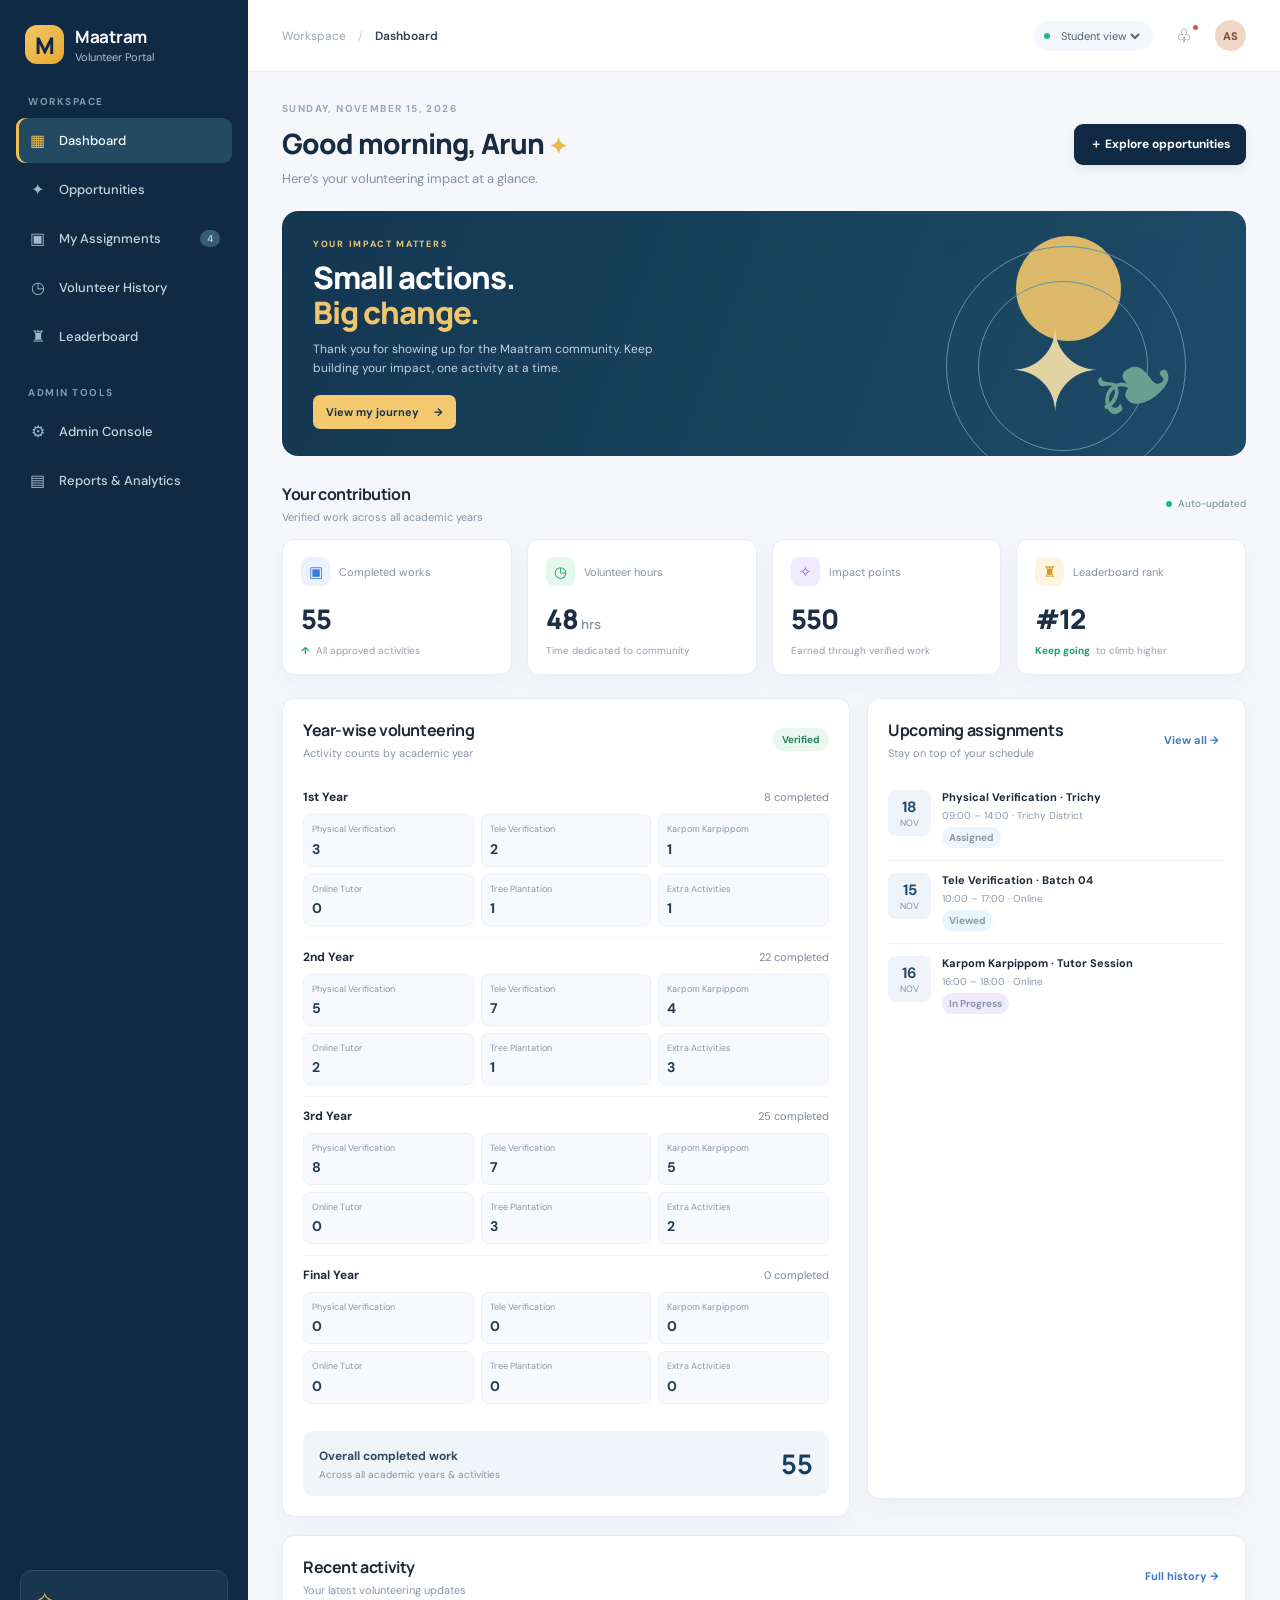
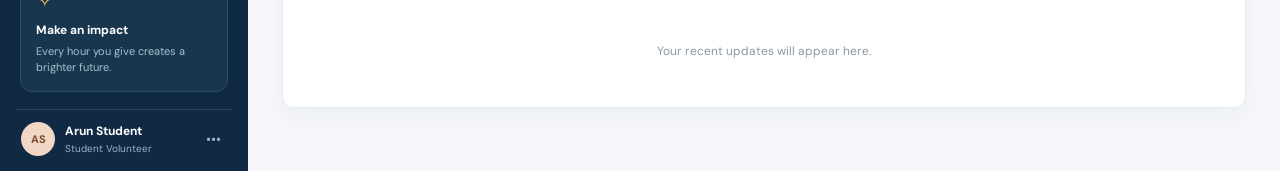
<file: index.html>
<!DOCTYPE html>
<html lang="en">
<head>
  <meta charset="UTF-8">
  <meta name="viewport" content="width=device-width, initial-scale=1.0">
  <meta name="theme-color" content="#102a43">
  <title>Maatram | Volunteer Portal</title>
  <link rel="stylesheet" href="style.css">
</head>
<body>
  <div class="app-shell">
    <aside class="sidebar" id="sidebar">
      <div class="brand">
        <div class="brand-mark">M</div>
        <div><strong>Maatram</strong><span>Volunteer Portal</span></div>
      </div>
      <div class="workspace-label">WORKSPACE</div>
      <nav class="nav">
        <button class="nav-item active" data-page="dashboard"><span class="nav-icon">▦</span> Dashboard</button>
        <button class="nav-item" data-page="opportunities"><span class="nav-icon">✦</span> Opportunities</button>
        <button class="nav-item" data-page="assignments"><span class="nav-icon">▣</span> My Assignments <span class="nav-count" id="assignmentNavCount">3</span></button>
        <button class="nav-item" data-page="history"><span class="nav-icon">◷</span> Volunteer History</button>
        <button class="nav-item" data-page="leaderboard"><span class="nav-icon">♜</span> Leaderboard</button>
      </nav>
      <div class="workspace-label admin-label">ADMIN TOOLS</div>
      <nav class="nav">
        <button class="nav-item" data-page="admin"><span class="nav-icon">⚙</span> Admin Console</button>
        <button class="nav-item" data-page="reports"><span class="nav-icon">▤</span> Reports & Analytics</button>
      </nav>
      <div class="sidebar-bottom">
        <div class="help-card"><div class="help-icon">✧</div><strong>Make an impact</strong><p>Every hour you give creates a brighter future.</p></div>
        <div class="user-mini"><div class="avatar">AS</div><div><strong>Arun Student</strong><span>Student Volunteer</span></div><button class="dots" aria-label="Profile menu">•••</button></div>
      </div>
    </aside>

    <main class="main-area">
      <header class="topbar">
        <button class="mobile-menu" id="mobileMenu" aria-label="Open menu">☰</button>
        <div class="breadcrumb">Workspace <span>/</span> <strong id="pageCrumb">Dashboard</strong></div>
        <div class="top-actions">
          <span class="role-pill"><span class="status-dot"></span><select id="roleSwitch" aria-label="Switch role"><option value="student">Student view</option><option value="admin">Admin view</option></select></span>
          <button class="icon-button" title="Notifications">♧<i></i></button>
          <div class="avatar top-avatar">AS</div>
        </div>
      </header>

      <section class="page active" id="page-dashboard">
        <div class="page-heading">
          <div><div class="eyebrow">SUNDAY, NOVEMBER 15, 2026</div><h1>Good morning, Arun <span>✦</span></h1><p>Here’s your volunteering impact at a glance.</p></div>
          <button class="primary-btn" data-goto="opportunities">＋ Explore opportunities</button>
        </div>
        <div class="hero-card">
          <div class="hero-content"><div class="hero-tag">YOUR IMPACT MATTERS</div><h2>Small actions.<br><em>Big change.</em></h2><p>Thank you for showing up for the Maatram community. Keep building your impact, one activity at a time.</p><button class="light-btn" data-goto="history">View my journey <span>→</span></button></div>
          <div class="hero-art"><div class="sun"></div><div class="art-circle c1"></div><div class="art-circle c2"></div><div class="art-person">✦</div><div class="art-leaf">❧</div></div>
        </div>
        <div class="section-head"><div><h2>Your contribution</h2><p>Verified work across all academic years</p></div><span class="live-label"><span class="status-dot"></span> Auto-updated</span></div>
        <div class="stats-grid">
          <article class="stat-card"><div class="stat-top"><span class="stat-icon blue">▣</span><span class="stat-label">Completed works</span></div><div class="stat-value" id="totalCompleted">26</div><div class="stat-foot"><span class="trend">↑</span> All approved activities</div></article>
          <article class="stat-card"><div class="stat-top"><span class="stat-icon green">◷</span><span class="stat-label">Volunteer hours</span></div><div class="stat-value" id="totalHours">48<span class="unit"> hrs</span></div><div class="stat-foot">Time dedicated to community</div></article>
          <article class="stat-card"><div class="stat-top"><span class="stat-icon purple">✧</span><span class="stat-label">Impact points</span></div><div class="stat-value" id="totalPoints">260</div><div class="stat-foot">Earned through verified work</div></article>
          <article class="stat-card"><div class="stat-top"><span class="stat-icon amber">♜</span><span class="stat-label">Leaderboard rank</span></div><div class="stat-value">#12</div><div class="stat-foot"><span class="trend">Keep going</span> to climb higher</div></article>
        </div>
        <div class="content-grid">
          <div class="panel year-panel"><div class="panel-head"><div><h3>Year-wise volunteering</h3><p>Activity counts by academic year</p></div><span class="chip">Verified</span></div><div id="yearSummary"></div><div class="overall-total"><div><span>Overall completed work</span><small>Across all academic years & activities</small></div><strong id="overallCount">26</strong></div></div>
          <div class="panel upcoming-panel"><div class="panel-head"><div><h3>Upcoming assignments</h3><p>Stay on top of your schedule</p></div><button class="text-btn" data-goto="assignments">View all →</button></div><div id="upcomingList"></div></div>
        </div>
        <div class="panel activity-panel"><div class="panel-head"><div><h3>Recent activity</h3><p>Your latest volunteering updates</p></div><button class="text-btn" data-goto="history">Full history →</button></div><div id="recentList"></div></div>
      </section>

      <section class="page" id="page-opportunities">
        <div class="page-heading"><div><div class="eyebrow">MAKE A DIFFERENCE</div><h1>Opportunities</h1><p>Explore volunteering activities and share your availability.</p></div></div>
        <div class="filter-row"><div class="search-box">⌕ <input id="opportunitySearch" placeholder="Search activities..."></div><select id="categoryFilter"><option value="all">All activities</option><option>Physical Verification</option><option>Tele Verification</option><option>Karpom Karpippom</option><option>Online Tutor</option><option>Tree Plantation</option><option>Extra Activities</option></select></div>
        <div class="opportunity-grid" id="opportunityGrid"></div>
      </section>

      <section class="page" id="page-assignments">
        <div class="page-heading"><div><div class="eyebrow">YOUR TASKS</div><h1>My assignments</h1><p>Review instructions, confirm you've viewed them, and submit your work before the deadline.</p></div></div>
        <div class="filter-row"><select id="assignmentFilter"><option value="all">All statuses</option><option>Assigned</option><option>Viewed</option><option>In Progress</option><option>Completed</option><option>Expired</option></select></div>
        <div class="assignment-list" id="assignmentList"></div>
      </section>

      <section class="page" id="page-history">
        <div class="page-heading"><div><div class="eyebrow">YOUR JOURNEY</div><h1>Volunteer history</h1><p>A complete record of your approved contribution, year by year.</p></div><button class="primary-btn" id="addExtraBtn">＋ Add extra activity</button></div>
        <div class="panel history-panel"><div class="panel-head"><div><h3>Academic year breakdown</h3><p>Approved completions only · counts update automatically</p></div></div><div id="historyYearList"></div><div class="overall-total history-total"><div><span>Overall completed work</span><small>Combined total from every academic year</small></div><strong id="historyOverall">26</strong></div></div>
        <div class="panel activity-panel"><div class="panel-head"><div><h3>Activity timeline</h3><p>All approved activities with date, college and academic year</p></div></div><div id="historyTimeline"></div></div>
      </section>

      <section class="page" id="page-leaderboard">
        <div class="page-heading"><div><div class="eyebrow">COMMUNITY RECOGNITION</div><h1>Leaderboard</h1><p>Celebrating volunteers making a difference.</p></div></div>
        <div class="panel leaderboard-panel"><div class="panel-head"><div><h3>Top volunteers</h3><p>Based on admin-approved work and impact points</p></div><span class="chip">This semester</span></div><div id="leaderboardList"></div></div>
      </section>

      <section class="page" id="page-admin">
        <div class="page-heading"><div><div class="eyebrow">ADMINISTRATOR</div><h1>Admin console</h1><p>Create activities, assign volunteers, manage deadlines and review submissions.</p></div><button class="primary-btn" id="createTaskBtn">＋ Create task</button></div>
        <div class="stats-grid admin-stats"><article class="stat-card"><div class="stat-top"><span class="stat-icon blue">♙</span><span class="stat-label">Total volunteers</span></div><div class="stat-value">1,248</div><div class="stat-foot">Registered community</div></article><article class="stat-card"><div class="stat-top"><span class="stat-icon green">▣</span><span class="stat-label">Active assignments</span></div><div class="stat-value" id="adminActive">3</div><div class="stat-foot">Currently assigned</div></article><article class="stat-card"><div class="stat-top"><span class="stat-icon amber">◷</span><span class="stat-label">Pending approvals</span></div><div class="stat-value" id="pendingApprovals">2</div><div class="stat-foot">Reports to review</div></article><article class="stat-card"><div class="stat-top"><span class="stat-icon purple">↻</span><span class="stat-label">Expired tasks</span></div><div class="stat-value" id="expiredCount">1</div><div class="stat-foot">Can be reopened by admin</div></article></div>
        <div class="panel"><div class="panel-head"><div><h3>Task management</h3><p>All activities, assignments and deadlines</p></div><div class="search-box">⌕ <input id="adminSearch" placeholder="Search tasks..."></div></div><div id="adminTaskTable" class="table-wrap"></div></div>
        <div class="panel review-panel"><div class="panel-head"><div><h3>Submission review</h3><p>Review student reports and approve completed work</p></div></div><div id="reviewList"></div></div>
      </section>

      <section class="page" id="page-reports">
        <div class="page-heading"><div><div class="eyebrow">INSIGHTS & ANALYTICS</div><h1>Reports & analytics</h1><p>Contribution overview across volunteer activities.</p></div><button class="secondary-btn" id="exportBtn">↓ Export CSV</button></div>
        <div class="stats-grid"><article class="stat-card"><div class="stat-top"><span class="stat-icon blue">▣</span><span class="stat-label">Completed works</span></div><div class="stat-value" id="reportTotal">26</div><div class="stat-foot">Verified contributions</div></article><article class="stat-card"><div class="stat-top"><span class="stat-icon green">◷</span><span class="stat-label">Total hours</span></div><div class="stat-value">48<span class="unit"> hrs</span></div><div class="stat-foot">Community service</div></article><article class="stat-card"><div class="stat-top"><span class="stat-icon purple">♙</span><span class="stat-label">Student volunteers</span></div><div class="stat-value">1,248</div><div class="stat-foot">Across districts</div></article><article class="stat-card"><div class="stat-top"><span class="stat-icon amber">✧</span><span class="stat-label">Activities</span></div><div class="stat-value">6</div><div class="stat-foot">Main categories</div></article></div>
        <div class="content-grid"><div class="panel"><div class="panel-head"><div><h3>Activity-wise totals</h3><p>Overall approved completed work</p></div></div><div id="activityReport"></div></div><div class="panel"><div class="panel-head"><div><h3>Academic year totals</h3><p>Student contribution distribution</p></div></div><div id="yearReport"></div></div></div>
      </section>
    </main>
  </div>

  <div class="modal-backdrop" id="modalBackdrop"><div class="modal" role="dialog" aria-modal="true"><div class="modal-head"><div><div class="eyebrow" id="modalEyebrow">DETAILS</div><h2 id="modalTitle">Modal title</h2></div><button class="close-btn" id="modalClose">×</button></div><div id="modalBody"></div></div></div>
  <div class="toast" id="toast"></div>
  <script src="script.js"></script>
</body>
</html>
</file>
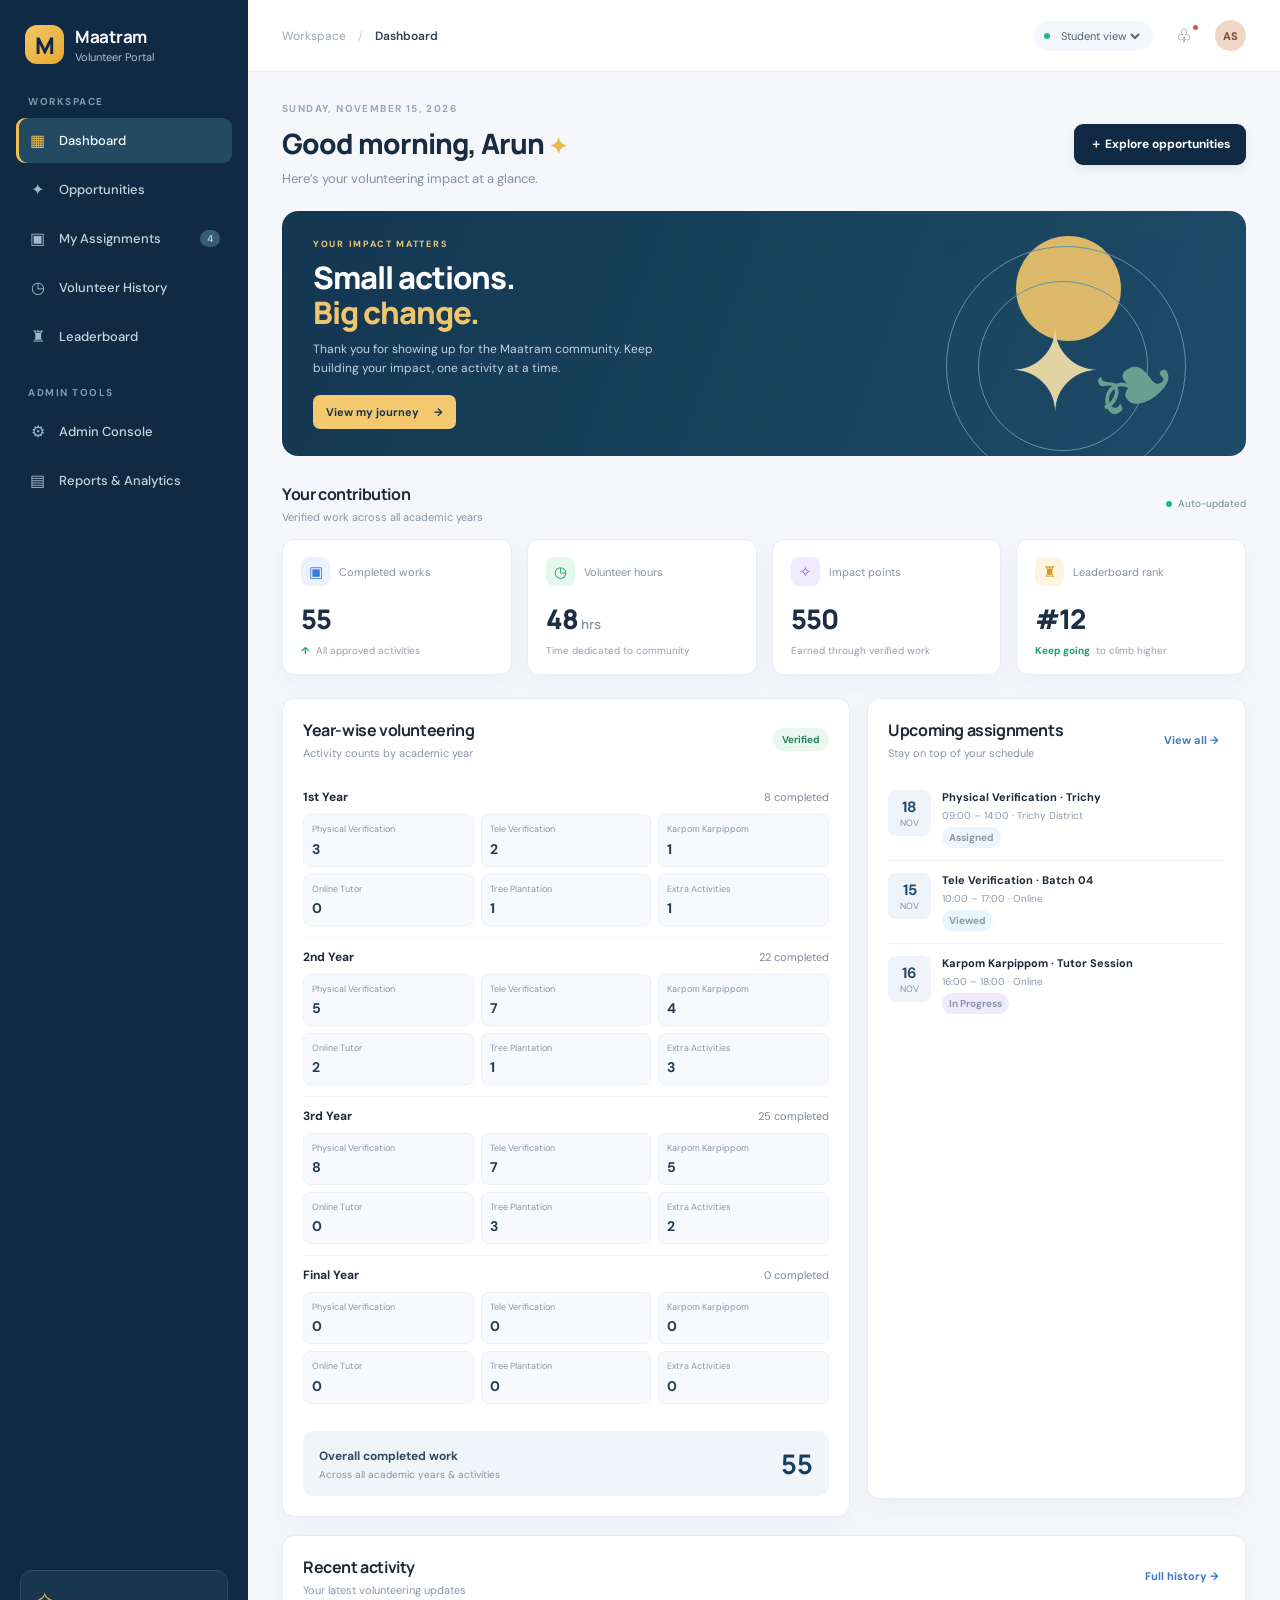
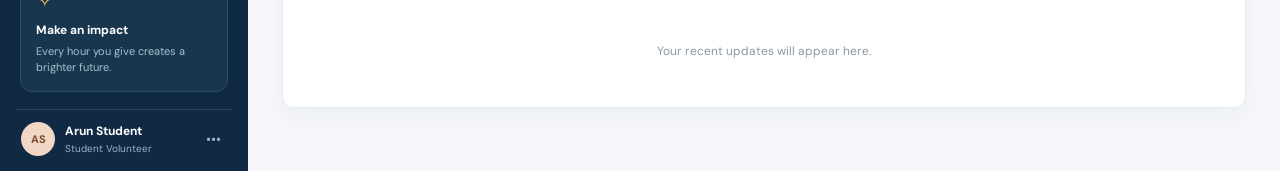
<file: index (1).html>
<!DOCTYPE html>
<html lang="en">
<head>
  <meta charset="UTF-8">
  <meta name="viewport" content="width=device-width, initial-scale=1.0">
  <meta name="theme-color" content="#102a43">
  <title>Maatram | Volunteer Portal</title>
  <link rel="stylesheet" href="style.css">
</head>
<body>
  <div class="app-shell">
    <aside class="sidebar" id="sidebar">
      <div class="brand">
        <div class="brand-mark">M</div>
        <div><strong>Maatram</strong><span>Volunteer Portal</span></div>
      </div>
      <div class="workspace-label">WORKSPACE</div>
      <nav class="nav">
        <button class="nav-item active" data-page="dashboard"><span class="nav-icon">▦</span> Dashboard</button>
        <button class="nav-item" data-page="opportunities"><span class="nav-icon">✦</span> Opportunities</button>
        <button class="nav-item" data-page="assignments"><span class="nav-icon">▣</span> My Assignments <span class="nav-count" id="assignmentNavCount">3</span></button>
        <button class="nav-item" data-page="history"><span class="nav-icon">◷</span> Volunteer History</button>
        <button class="nav-item" data-page="leaderboard"><span class="nav-icon">♜</span> Leaderboard</button>
      </nav>
      <div class="workspace-label admin-label">ADMIN TOOLS</div>
      <nav class="nav">
        <button class="nav-item" data-page="admin"><span class="nav-icon">⚙</span> Admin Console</button>
        <button class="nav-item" data-page="reports"><span class="nav-icon">▤</span> Reports & Analytics</button>
      </nav>
      <div class="sidebar-bottom">
        <div class="help-card"><div class="help-icon">✧</div><strong>Make an impact</strong><p>Every hour you give creates a brighter future.</p></div>
        <div class="user-mini"><div class="avatar">AS</div><div><strong>Arun Student</strong><span>Student Volunteer</span></div><button class="dots" aria-label="Profile menu">•••</button></div>
      </div>
    </aside>

    <main class="main-area">
      <header class="topbar">
        <button class="mobile-menu" id="mobileMenu" aria-label="Open menu">☰</button>
        <div class="breadcrumb">Workspace <span>/</span> <strong id="pageCrumb">Dashboard</strong></div>
        <div class="top-actions">
          <span class="role-pill"><span class="status-dot"></span><select id="roleSwitch" aria-label="Switch role"><option value="student">Student view</option><option value="admin">Admin view</option></select></span>
          <button class="icon-button" title="Notifications">♧<i></i></button>
          <div class="avatar top-avatar">AS</div>
        </div>
      </header>

      <section class="page active" id="page-dashboard">
        <div class="page-heading">
          <div><div class="eyebrow">SUNDAY, NOVEMBER 15, 2026</div><h1>Good morning, Arun <span>✦</span></h1><p>Here’s your volunteering impact at a glance.</p></div>
          <button class="primary-btn" data-goto="opportunities">＋ Explore opportunities</button>
        </div>
        <div class="hero-card">
          <div class="hero-content"><div class="hero-tag">YOUR IMPACT MATTERS</div><h2>Small actions.<br><em>Big change.</em></h2><p>Thank you for showing up for the Maatram community. Keep building your impact, one activity at a time.</p><button class="light-btn" data-goto="history">View my journey <span>→</span></button></div>
          <div class="hero-art"><div class="sun"></div><div class="art-circle c1"></div><div class="art-circle c2"></div><div class="art-person">✦</div><div class="art-leaf">❧</div></div>
        </div>
        <div class="section-head"><div><h2>Your contribution</h2><p>Verified work across all academic years</p></div><span class="live-label"><span class="status-dot"></span> Auto-updated</span></div>
        <div class="stats-grid">
          <article class="stat-card"><div class="stat-top"><span class="stat-icon blue">▣</span><span class="stat-label">Completed works</span></div><div class="stat-value" id="totalCompleted">26</div><div class="stat-foot"><span class="trend">↑</span> All approved activities</div></article>
          <article class="stat-card"><div class="stat-top"><span class="stat-icon green">◷</span><span class="stat-label">Volunteer hours</span></div><div class="stat-value" id="totalHours">48<span class="unit"> hrs</span></div><div class="stat-foot">Time dedicated to community</div></article>
          <article class="stat-card"><div class="stat-top"><span class="stat-icon purple">✧</span><span class="stat-label">Impact points</span></div><div class="stat-value" id="totalPoints">260</div><div class="stat-foot">Earned through verified work</div></article>
          <article class="stat-card"><div class="stat-top"><span class="stat-icon amber">♜</span><span class="stat-label">Leaderboard rank</span></div><div class="stat-value">#12</div><div class="stat-foot"><span class="trend">Keep going</span> to climb higher</div></article>
        </div>
        <div class="content-grid">
          <div class="panel year-panel"><div class="panel-head"><div><h3>Year-wise volunteering</h3><p>Activity counts by academic year</p></div><span class="chip">Verified</span></div><div id="yearSummary"></div><div class="overall-total"><div><span>Overall completed work</span><small>Across all academic years & activities</small></div><strong id="overallCount">26</strong></div></div>
          <div class="panel upcoming-panel"><div class="panel-head"><div><h3>Upcoming assignments</h3><p>Stay on top of your schedule</p></div><button class="text-btn" data-goto="assignments">View all →</button></div><div id="upcomingList"></div></div>
        </div>
        <div class="panel activity-panel"><div class="panel-head"><div><h3>Recent activity</h3><p>Your latest volunteering updates</p></div><button class="text-btn" data-goto="history">Full history →</button></div><div id="recentList"></div></div>
      </section>

      <section class="page" id="page-opportunities">
        <div class="page-heading"><div><div class="eyebrow">MAKE A DIFFERENCE</div><h1>Opportunities</h1><p>Explore volunteering activities and share your availability.</p></div></div>
        <div class="filter-row"><div class="search-box">⌕ <input id="opportunitySearch" placeholder="Search activities..."></div><select id="categoryFilter"><option value="all">All activities</option><option>Physical Verification</option><option>Tele Verification</option><option>Karpom Karpippom</option><option>Online Tutor</option><option>Tree Plantation</option><option>Extra Activities</option></select></div>
        <div class="opportunity-grid" id="opportunityGrid"></div>
      </section>

      <section class="page" id="page-assignments">
        <div class="page-heading"><div><div class="eyebrow">YOUR TASKS</div><h1>My assignments</h1><p>Review instructions, confirm you've viewed them, and submit your work before the deadline.</p></div></div>
        <div class="filter-row"><select id="assignmentFilter"><option value="all">All statuses</option><option>Assigned</option><option>Viewed</option><option>In Progress</option><option>Completed</option><option>Expired</option></select></div>
        <div class="assignment-list" id="assignmentList"></div>
      </section>

      <section class="page" id="page-history">
        <div class="page-heading"><div><div class="eyebrow">YOUR JOURNEY</div><h1>Volunteer history</h1><p>A complete record of your approved contribution, year by year.</p></div><button class="primary-btn" id="addExtraBtn">＋ Add extra activity</button></div>
        <div class="panel history-panel"><div class="panel-head"><div><h3>Academic year breakdown</h3><p>Approved completions only · counts update automatically</p></div></div><div id="historyYearList"></div><div class="overall-total history-total"><div><span>Overall completed work</span><small>Combined total from every academic year</small></div><strong id="historyOverall">26</strong></div></div>
        <div class="panel activity-panel"><div class="panel-head"><div><h3>Activity timeline</h3><p>All approved activities with date, college and academic year</p></div></div><div id="historyTimeline"></div></div>
      </section>

      <section class="page" id="page-leaderboard">
        <div class="page-heading"><div><div class="eyebrow">COMMUNITY RECOGNITION</div><h1>Leaderboard</h1><p>Celebrating volunteers making a difference.</p></div></div>
        <div class="panel leaderboard-panel"><div class="panel-head"><div><h3>Top volunteers</h3><p>Based on admin-approved work and impact points</p></div><span class="chip">This semester</span></div><div id="leaderboardList"></div></div>
      </section>

      <section class="page" id="page-admin">
        <div class="page-heading"><div><div class="eyebrow">ADMINISTRATOR</div><h1>Admin console</h1><p>Create activities, assign volunteers, manage deadlines and review submissions.</p></div><button class="primary-btn" id="createTaskBtn">＋ Create task</button></div>
        <div class="stats-grid admin-stats"><article class="stat-card"><div class="stat-top"><span class="stat-icon blue">♙</span><span class="stat-label">Total volunteers</span></div><div class="stat-value">1,248</div><div class="stat-foot">Registered community</div></article><article class="stat-card"><div class="stat-top"><span class="stat-icon green">▣</span><span class="stat-label">Active assignments</span></div><div class="stat-value" id="adminActive">3</div><div class="stat-foot">Currently assigned</div></article><article class="stat-card"><div class="stat-top"><span class="stat-icon amber">◷</span><span class="stat-label">Pending approvals</span></div><div class="stat-value" id="pendingApprovals">2</div><div class="stat-foot">Reports to review</div></article><article class="stat-card"><div class="stat-top"><span class="stat-icon purple">↻</span><span class="stat-label">Expired tasks</span></div><div class="stat-value" id="expiredCount">1</div><div class="stat-foot">Can be reopened by admin</div></article></div>
        <div class="panel"><div class="panel-head"><div><h3>Task management</h3><p>All activities, assignments and deadlines</p></div><div class="search-box">⌕ <input id="adminSearch" placeholder="Search tasks..."></div></div><div id="adminTaskTable" class="table-wrap"></div></div>
        <div class="panel review-panel"><div class="panel-head"><div><h3>Submission review</h3><p>Review student reports and approve completed work</p></div></div><div id="reviewList"></div></div>
      </section>

      <section class="page" id="page-reports">
        <div class="page-heading"><div><div class="eyebrow">INSIGHTS & ANALYTICS</div><h1>Reports & analytics</h1><p>Contribution overview across volunteer activities.</p></div><button class="secondary-btn" id="exportBtn">↓ Export CSV</button></div>
        <div class="stats-grid"><article class="stat-card"><div class="stat-top"><span class="stat-icon blue">▣</span><span class="stat-label">Completed works</span></div><div class="stat-value" id="reportTotal">26</div><div class="stat-foot">Verified contributions</div></article><article class="stat-card"><div class="stat-top"><span class="stat-icon green">◷</span><span class="stat-label">Total hours</span></div><div class="stat-value">48<span class="unit"> hrs</span></div><div class="stat-foot">Community service</div></article><article class="stat-card"><div class="stat-top"><span class="stat-icon purple">♙</span><span class="stat-label">Student volunteers</span></div><div class="stat-value">1,248</div><div class="stat-foot">Across districts</div></article><article class="stat-card"><div class="stat-top"><span class="stat-icon amber">✧</span><span class="stat-label">Activities</span></div><div class="stat-value">6</div><div class="stat-foot">Main categories</div></article></div>
        <div class="content-grid"><div class="panel"><div class="panel-head"><div><h3>Activity-wise totals</h3><p>Overall approved completed work</p></div></div><div id="activityReport"></div></div><div class="panel"><div class="panel-head"><div><h3>Academic year totals</h3><p>Student contribution distribution</p></div></div><div id="yearReport"></div></div></div>
      </section>
    </main>
  </div>

  <div class="modal-backdrop" id="modalBackdrop"><div class="modal" role="dialog" aria-modal="true"><div class="modal-head"><div><div class="eyebrow" id="modalEyebrow">DETAILS</div><h2 id="modalTitle">Modal title</h2></div><button class="close-btn" id="modalClose">×</button></div><div id="modalBody"></div></div></div>
  <div class="toast" id="toast"></div>
  <script src="script.js"></script>
</body>
</html>
</file>
<file: style.css>
@import url('https://fonts.googleapis.com/css2?family=DM+Sans:wght@400;500;600;700&family=Manrope:wght@400;500;600;700;800&display=swap');
:root{--navy:#102a43;--navy2:#173f5f;--blue:#3b82f6;--ink:#1d2939;--muted:#718096;--line:#e8edf3;--bg:#f5f7fb;--white:#fff;--green:#16a36a;--purple:#8b5cf6;--amber:#d99720;--red:#e05252;--shadow:0 8px 24px rgba(16,42,67,.045)}
*{box-sizing:border-box}body{margin:0;background:var(--bg);color:var(--ink);font-family:'DM Sans',sans-serif;font-size:14px}button,input,select,textarea{font:inherit}button{cursor:pointer}.app-shell{display:flex;min-height:100vh}.sidebar{width:248px;flex-shrink:0;background:var(--navy);color:#fff;padding:25px 16px 15px;display:flex;flex-direction:column;min-height:100vh}.brand{display:flex;align-items:center;gap:11px;padding:0 9px 31px}.brand-mark{width:39px;height:39px;border-radius:12px;background:linear-gradient(135deg,#f3c76a,#e6a82e);display:grid;place-items:center;color:var(--navy);font-family:Manrope;font-size:23px;font-weight:800}.brand strong{display:block;font-family:Manrope;font-size:17px;letter-spacing:-.3px}.brand span{display:block;color:#a9bfce;font-size:11px;margin-top:2px}.workspace-label{font-size:10px;font-weight:700;letter-spacing:1.5px;color:#7f9aaf;padding:0 12px 10px}.nav{display:grid;gap:4px;margin-bottom:25px}.nav-item{border:0;background:transparent;color:#c6d5df;display:flex;align-items:center;gap:12px;padding:12px;border-radius:9px;text-align:left;font-weight:500;font-size:13px;transition:.2s}.nav-item:hover{background:#1b3a53;color:#fff}.nav-item.active{background:#234963;color:#fff;box-shadow:inset 3px 0 #f0bd53}.nav-icon{width:19px;text-align:center;font-size:16px;color:#9fb8ca}.nav-item.active .nav-icon{color:#f0bd53}.nav-count{margin-left:auto;background:#355c78;border-radius:20px;padding:2px 7px;font-size:10px}.admin-label{margin-top:2px}.sidebar-bottom{margin-top:auto}.help-card{border:1px solid #2d4c64;background:#18364e;padding:15px;border-radius:12px;margin:0 4px 17px}.help-icon{color:#f0bd53;font-size:21px;margin-bottom:6px}.help-card strong{font-size:12px}.help-card p{font-size:11px;color:#a9bfce;line-height:1.5;margin:5px 0 0}.user-mini{display:flex;align-items:center;gap:10px;padding:12px 5px 0;border-top:1px solid #29465e}.avatar{width:34px;height:34px;border-radius:50%;background:#f1d7c5;color:#7c4933;display:grid;place-items:center;font-weight:700;font-size:11px;flex-shrink:0}.user-mini strong{display:block;font-size:12px}.user-mini span{display:block;font-size:10px;color:#9db4c5;margin-top:3px}.dots{margin-left:auto;color:#9db4c5;background:none;border:0}.main-area{min-width:0;flex:1}.topbar{height:72px;background:#fff;border-bottom:1px solid var(--line);display:flex;align-items:center;justify-content:space-between;padding:0 34px;position:sticky;top:0;z-index:10}.breadcrumb{color:#9aa6b5;font-size:12px}.breadcrumb span{margin:0 9px;color:#c6ced8}.breadcrumb strong{color:#334155;font-weight:600}.top-actions{display:flex;align-items:center;gap:17px}.role-pill{display:flex;align-items:center;gap:7px;background:#f4f7fb;padding:7px 10px;border-radius:20px;font-size:11px;color:#526276}.role-pill select{border:0;background:transparent;color:#526276;outline:0;font-size:11px}.status-dot{width:6px;height:6px;border-radius:50%;background:#21b981;display:inline-block}.icon-button{border:0;background:#fff;color:#617184;font-size:18px;position:relative}.icon-button i{position:absolute;width:5px;height:5px;background:#e05252;border-radius:50%;right:0;top:2px}.top-avatar{width:31px;height:31px}.mobile-menu{display:none;border:0;background:none;font-size:21px}.page{display:none;padding:30px 34px 45px;max-width:1550px;margin:auto}.page.active{display:block}.page-heading{display:flex;align-items:center;justify-content:space-between;gap:20px;margin-bottom:24px}.eyebrow{font-size:10px;letter-spacing:1.4px;color:#9aa7b6;font-weight:700;margin-bottom:9px}.page-heading h1{font-family:Manrope,sans-serif;font-size:28px;letter-spacing:-1px;margin:0;font-weight:800;color:#172b42}.page-heading h1 span{color:#eab84d;font-size:22px}.page-heading p{margin:8px 0 0;color:#8491a2;font-size:13px}.primary-btn,.secondary-btn{border:0;border-radius:9px;padding:12px 16px;font-weight:700;font-size:12px;white-space:nowrap}.primary-btn{background:var(--navy);color:#fff;box-shadow:0 4px 10px #102a4317}.primary-btn:hover{background:#214763}.secondary-btn{background:#fff;color:#41536a;border:1px solid var(--line)}.hero-card{background:linear-gradient(110deg,#143752,#1e4c68);border-radius:16px;min-height:220px;padding:27px 31px;color:#fff;position:relative;overflow:hidden;display:flex;margin-bottom:27px}.hero-content{max-width:470px;position:relative;z-index:2}.hero-tag{font-size:9px;letter-spacing:1.7px;font-weight:700;color:#f0c66d}.hero-card h2{font-family:Manrope;font-size:31px;line-height:1.13;margin:10px 0;font-weight:800;letter-spacing:-1px}.hero-card h2 em{color:#f0c66d;font-style:normal}.hero-card p{color:#c2d3df;font-size:12px;line-height:1.6;max-width:360px;margin:0 0 17px}.light-btn{border:0;background:#f3c86e;color:#18354d;border-radius:7px;padding:10px 13px;font-weight:700;font-size:11px}.light-btn span{margin-left:12px}.hero-art{position:absolute;right:5%;top:0;width:40%;height:100%;opacity:.9}.sun{position:absolute;width:105px;height:105px;background:#f2c66b;border-radius:50%;right:20%;top:25px}.art-circle{position:absolute;border:1px solid #6b9ab1;border-radius:50%}.c1{width:240px;height:240px;right:3%;top:35px}.c2{width:170px;height:170px;right:13%;top:70px}.art-person{position:absolute;right:25%;bottom:12px;font-size:110px;color:#f8e4a9;text-shadow:0 0 1px #fff}.art-leaf{position:absolute;right:5%;bottom:0;font-size:105px;color:#73a995;transform:rotate(-25deg)}.section-head,.panel-head{display:flex;justify-content:space-between;align-items:center;gap:15px}.section-head{margin:0 0 15px}.section-head h2,.panel-head h3{font-family:Manrope;margin:0;font-size:16px;letter-spacing:-.4px}.section-head p,.panel-head p{font-size:11px;color:#8a97a7;margin:5px 0 0}.live-label{font-size:10px;color:#6e8c80;display:flex;gap:6px;align-items:center}.stats-grid{display:grid;grid-template-columns:repeat(4,minmax(0,1fr));gap:15px;margin-bottom:23px}.stat-card{background:#fff;border:1px solid var(--line);border-radius:12px;padding:17px 18px;box-shadow:var(--shadow)}.stat-top{display:flex;align-items:center;gap:9px}.stat-icon{width:29px;height:29px;border-radius:8px;display:grid;place-items:center;font-size:15px}.blue{background:#eaf2ff;color:#3979db}.green{background:#e6f7ef;color:#1b9d69}.purple{background:#f0eaff;color:#8a5ee4}.amber{background:#fff4df;color:#d39a25}.stat-label{font-size:11px;color:#8491a2}.stat-value{font-family:Manrope;font-size:27px;font-weight:800;letter-spacing:-1px;margin:14px 0 7px;color:#1c2e43}.unit{font-size:13px;color:#8290a0;font-weight:600;letter-spacing:0}.stat-foot{font-size:10px;color:#94a0ae}.trend{color:#17a36a;font-weight:700;margin-right:3px}.content-grid{display:grid;grid-template-columns:1.2fr .8fr;gap:17px;margin-bottom:18px}.panel{background:#fff;border:1px solid var(--line);border-radius:12px;padding:20px;margin-bottom:18px;box-shadow:var(--shadow);min-width:0}.panel-head{margin-bottom:18px}.chip{background:#eaf7f0;color:#25845c;border-radius:20px;padding:5px 9px;font-size:10px;font-weight:700}.year-panel{margin-bottom:0}.year-row{padding:11px 0;border-bottom:1px solid #f0f3f7}.year-row:last-child{border-bottom:0}.year-row-head{display:flex;justify-content:space-between;align-items:center;margin-bottom:9px}.year-row-head strong{font-size:12px}.year-row-head span{font-size:11px;color:#7c8998}.year-activity-grid{display:grid;grid-template-columns:repeat(3,minmax(0,1fr));gap:7px}.mini-count{background:#f7f9fc;border:1px solid #edf1f5;border-radius:7px;padding:8px}.mini-count span{display:block;font-size:9px;color:#8b98a7;line-height:1.35}.mini-count strong{display:block;font-size:14px;margin-top:4px;color:#263b52}.overall-total{margin-top:16px;background:#f0f5fa;border-radius:10px;padding:14px 16px;display:flex;justify-content:space-between;align-items:center}.overall-total span{font-size:12px;font-weight:700;color:#314a63}.overall-total small{display:block;font-size:10px;color:#8493a3;margin-top:4px}.overall-total strong{font-family:Manrope;font-size:27px;color:#173e5b}.assignment-preview{display:flex;gap:11px;padding:12px 0;border-bottom:1px solid #f0f3f7}.assignment-preview:last-child{border:0}.date-box{width:43px;height:46px;border-radius:8px;background:#eef4fa;display:grid;place-items:center;align-content:center;flex-shrink:0}.date-box strong{font-size:15px;color:#264d6c}.date-box span{font-size:9px;color:#8293a3;text-transform:uppercase}.preview-info{min-width:0;flex:1}.preview-info strong{display:block;font-size:11px}.preview-info span{display:block;color:#8b98a7;font-size:10px;margin-top:5px}.status{display:inline-flex!important;width:max-content;align-items:center;border-radius:20px;padding:4px 7px;font-size:9px;font-weight:700;margin-top:7px}.status-assigned{background:#edf3ff;color:#4b78c6}.status-viewed{background:#e8f5ff;color:#2878b5}.status-inprogress{background:#f1eaff;color:#8054c8}.status-completed{background:#e6f7ee;color:#25865d}.status-expired{background:#ffeded;color:#c64e4e}.activity-row{display:flex;align-items:center;gap:12px;padding:12px 0;border-bottom:1px solid #f0f3f7}.activity-row:last-child{border:0}.activity-symbol{width:34px;height:34px;border-radius:9px;display:grid;place-items:center;background:#eef4ff;color:#467cda;flex-shrink:0}.activity-info{flex:1;min-width:0}.activity-info strong{display:block;font-size:11px}.activity-info span{display:block;font-size:10px;color:#8b98a7;margin-top:4px}.activity-meta{text-align:right;font-size:10px;color:#8290a0}.text-btn{border:0;background:transparent;color:#3e78c7;font-size:11px;font-weight:700}.filter-row{display:flex;gap:12px;margin-bottom:17px}.search-box{display:flex;align-items:center;gap:8px;background:#fff;border:1px solid var(--line);border-radius:8px;padding:0 12px;color:#8a98a8;min-width:210px}.search-box input{border:0;outline:0;background:transparent;padding:10px 0;width:100%;font-size:12px}.filter-row select,.form-control{background:#fff;border:1px solid var(--line);border-radius:8px;padding:10px 12px;color:#536477;outline:0;font-size:12px}.opportunity-grid{display:grid;grid-template-columns:repeat(3,minmax(0,1fr));gap:16px}.opportunity-card{background:#fff;border:1px solid var(--line);border-radius:13px;padding:18px;box-shadow:var(--shadow)}.opportunity-card .op-icon{width:42px;height:42px;border-radius:12px;display:grid;place-items:center;font-size:19px;margin-bottom:14px}.opportunity-card h3{font-family:Manrope;font-size:14px;margin:0 0 8px}.opportunity-card p{font-size:11px;color:#8592a2;line-height:1.55;min-height:34px}.op-meta{display:flex;gap:7px;flex-wrap:wrap;margin:12px 0}.op-meta span{background:#f4f7fa;color:#6f7e90;border-radius:6px;padding:5px 7px;font-size:9px}.opportunity-card button{width:100%;margin-top:7px}.assignment-list{display:grid;gap:13px}.assignment-card{background:#fff;border:1px solid var(--line);border-radius:12px;padding:19px;box-shadow:var(--shadow)}.assignment-card-head{display:flex;justify-content:space-between;gap:15px}.assignment-card h3{font-family:Manrope;font-size:14px;margin:0}.assignment-card p{font-size:11px;color:#8391a2;line-height:1.55}.assignment-detail-grid{display:grid;grid-template-columns:repeat(3,minmax(0,1fr));gap:10px;background:#f7f9fc;border-radius:8px;padding:12px;margin:13px 0}.assignment-detail-grid span{font-size:9px;color:#8794a3;display:block}.assignment-detail-grid strong{font-size:11px;display:block;margin-top:5px}.button-row{display:flex;gap:8px;flex-wrap:wrap}.small-btn{border:1px solid var(--line);background:#fff;color:#4d6177;border-radius:7px;padding:8px 11px;font-size:10px;font-weight:700}.small-btn.primary{background:var(--navy);color:#fff;border-color:var(--navy)}.small-btn.success{background:#e8f7ef;color:#21835b;border-color:#d5f0e1}.history-panel{padding-bottom:20px}.history-year{border:1px solid #edf1f5;border-radius:10px;margin-bottom:11px;overflow:hidden}.history-year-head{display:flex;align-items:center;justify-content:space-between;padding:13px 15px;background:#f9fbfd}.history-year-head strong{font-size:12px}.history-year-head span{font-size:10px;color:#8492a2}.history-year-body{padding:12px 15px}.history-counts{display:grid;grid-template-columns:repeat(3,minmax(0,1fr));gap:8px}.history-count{padding:9px;background:#f6f8fb;border-radius:7px}.history-count span{font-size:10px;color:#8492a2;display:block}.history-count strong{font-size:16px;display:block;margin-top:5px}.history-total{background:#eaf2f9}.timeline-item{display:flex;gap:12px;padding:13px 0;border-bottom:1px solid #eff2f6}.timeline-item:last-child{border:0}.timeline-dot{width:9px;height:9px;background:#38a77a;border-radius:50%;margin-top:5px;flex-shrink:0;box-shadow:0 0 0 4px #e7f6ef}.timeline-content{flex:1}.timeline-content strong{font-size:11px;display:block}.timeline-content p{font-size:10px;color:#8693a2;margin:5px 0}.timeline-content span{font-size:9px;color:#5d8b75}.leader-row{display:flex;align-items:center;gap:13px;padding:14px 0;border-bottom:1px solid #eff2f6}.leader-rank{width:27px;font-family:Manrope;font-weight:800;color:#8c99a8}.leader-row:nth-child(2) .leader-rank{color:#d5a22e}.leader-avatar{width:35px;height:35px;border-radius:50%;background:#e4eef8;color:#426b92;display:grid;place-items:center;font-size:10px;font-weight:700}.leader-info{flex:1}.leader-info strong{display:block;font-size:11px}.leader-info span{display:block;font-size:10px;color:#8794a3;margin-top:4px}.leader-points{font-weight:800;color:#294b68;font-size:12px}.table-wrap{overflow:auto}.data-table{border-collapse:collapse;width:100%;min-width:690px}.data-table th{text-align:left;font-size:9px;letter-spacing:.6px;color:#8c99a8;text-transform:uppercase;background:#f8fafc;padding:11px}.data-table td{padding:12px 11px;border-bottom:1px solid #eff2f6;font-size:10px;color:#526477}.data-table td strong{color:#263b52;font-size:11px}.review-item{display:flex;align-items:center;gap:12px;padding:12px 0;border-bottom:1px solid #eff2f6}.review-item:last-child{border:0}.review-info{flex:1}.review-info strong{display:block;font-size:11px}.review-info span{display:block;font-size:10px;color:#8794a3;margin-top:4px}.modal-backdrop{display:none;position:fixed;inset:0;background:rgba(10,28,44,.55);z-index:30;align-items:center;justify-content:center;padding:18px}.modal-backdrop.show{display:flex}.modal{background:#fff;border-radius:16px;width:min(600px,100%);max-height:90vh;overflow:auto;padding:23px;box-shadow:0 20px 70px #0002}.modal-head{display:flex;justify-content:space-between;align-items:flex-start;margin-bottom:20px}.modal-head h2{font-family:Manrope;font-size:20px;margin:0}.close-btn{border:0;background:#f2f5f8;border-radius:50%;width:30px;height:30px;font-size:20px;color:#607286}.form-grid{display:grid;grid-template-columns:1fr 1fr;gap:13px}.field{display:flex;flex-direction:column;gap:6px;margin-bottom:13px}.field label{font-size:10px;font-weight:700;color:#617184}.field input,.field select,.field textarea{width:100%;border:1px solid #e2e8ef;border-radius:8px;padding:10px 11px;outline:0;color:#3d5064;font-size:12px;background:#fff}.field textarea{min-height:115px;resize:vertical}.field input:focus,.field textarea:focus,.field select:focus{border-color:#7ca9d7;box-shadow:0 0 0 3px #eaf3ff}.field.full{grid-column:1/-1}.modal-actions{display:flex;justify-content:flex-end;gap:9px;margin-top:14px}.toast{position:fixed;bottom:22px;right:22px;background:#173b55;color:#fff;padding:12px 17px;border-radius:9px;font-size:12px;box-shadow:0 8px 25px #0002;z-index:50;opacity:0;transform:translateY(10px);transition:.25s;pointer-events:none}.toast.show{opacity:1;transform:translateY(0)}.empty-state{text-align:center;padding:28px;color:#8b98a7;font-size:12px}.empty-state strong{display:block;color:#41566c;margin-bottom:6px}.hidden{display:none!important}
@media(max-width:1150px){.sidebar{width:220px}.page{padding:25px 22px}.topbar{padding:0 22px}.stats-grid{grid-template-columns:repeat(2,minmax(0,1fr))}.opportunity-grid{grid-template-columns:repeat(2,minmax(0,1fr))}.hero-art{right:-5%;width:42%}}
@media(max-width:800px){.sidebar{position:fixed;left:-260px;top:0;bottom:0;z-index:20;width:250px;transition:.25s;box-shadow:12px 0 30px #0001}.sidebar.open{left:0}.mobile-menu{display:block}.topbar{height:60px;padding:0 15px;gap:12px}.breadcrumb{flex:1}.page{padding:22px 14px 35px}.page-heading{align-items:flex-start;flex-direction:column}.page-heading h1{font-size:24px}.page-heading .primary-btn{width:100%}.hero-card{padding:23px;min-height:240px}.hero-art{opacity:.25;width:70%;right:-12%}.hero-content{max-width:100%}.hero-card h2{font-size:27px}.content-grid{grid-template-columns:1fr}.stats-grid{gap:10px}.stat-card{padding:14px}.stat-value{font-size:24px}.panel{padding:15px}.opportunity-grid{grid-template-columns:1fr}.filter-row{flex-wrap:wrap}.filter-row .search-box{flex:1;min-width:100%}.filter-row select{width:100%}.assignment-detail-grid{grid-template-columns:1fr 1fr}.year-activity-grid,.history-counts{grid-template-columns:repeat(2,minmax(0,1fr))}.form-grid{grid-template-columns:1fr}.field.full{grid-column:auto}.role-pill{padding:6px}.top-actions{gap:10px}.top-avatar{display:none}}
@media(max-width:390px){.stats-grid{grid-template-columns:1fr 1fr}.stat-label{font-size:10px}.year-activity-grid,.history-counts{grid-template-columns:1fr 1fr}.hero-card p{max-width:260px}}
</file>
